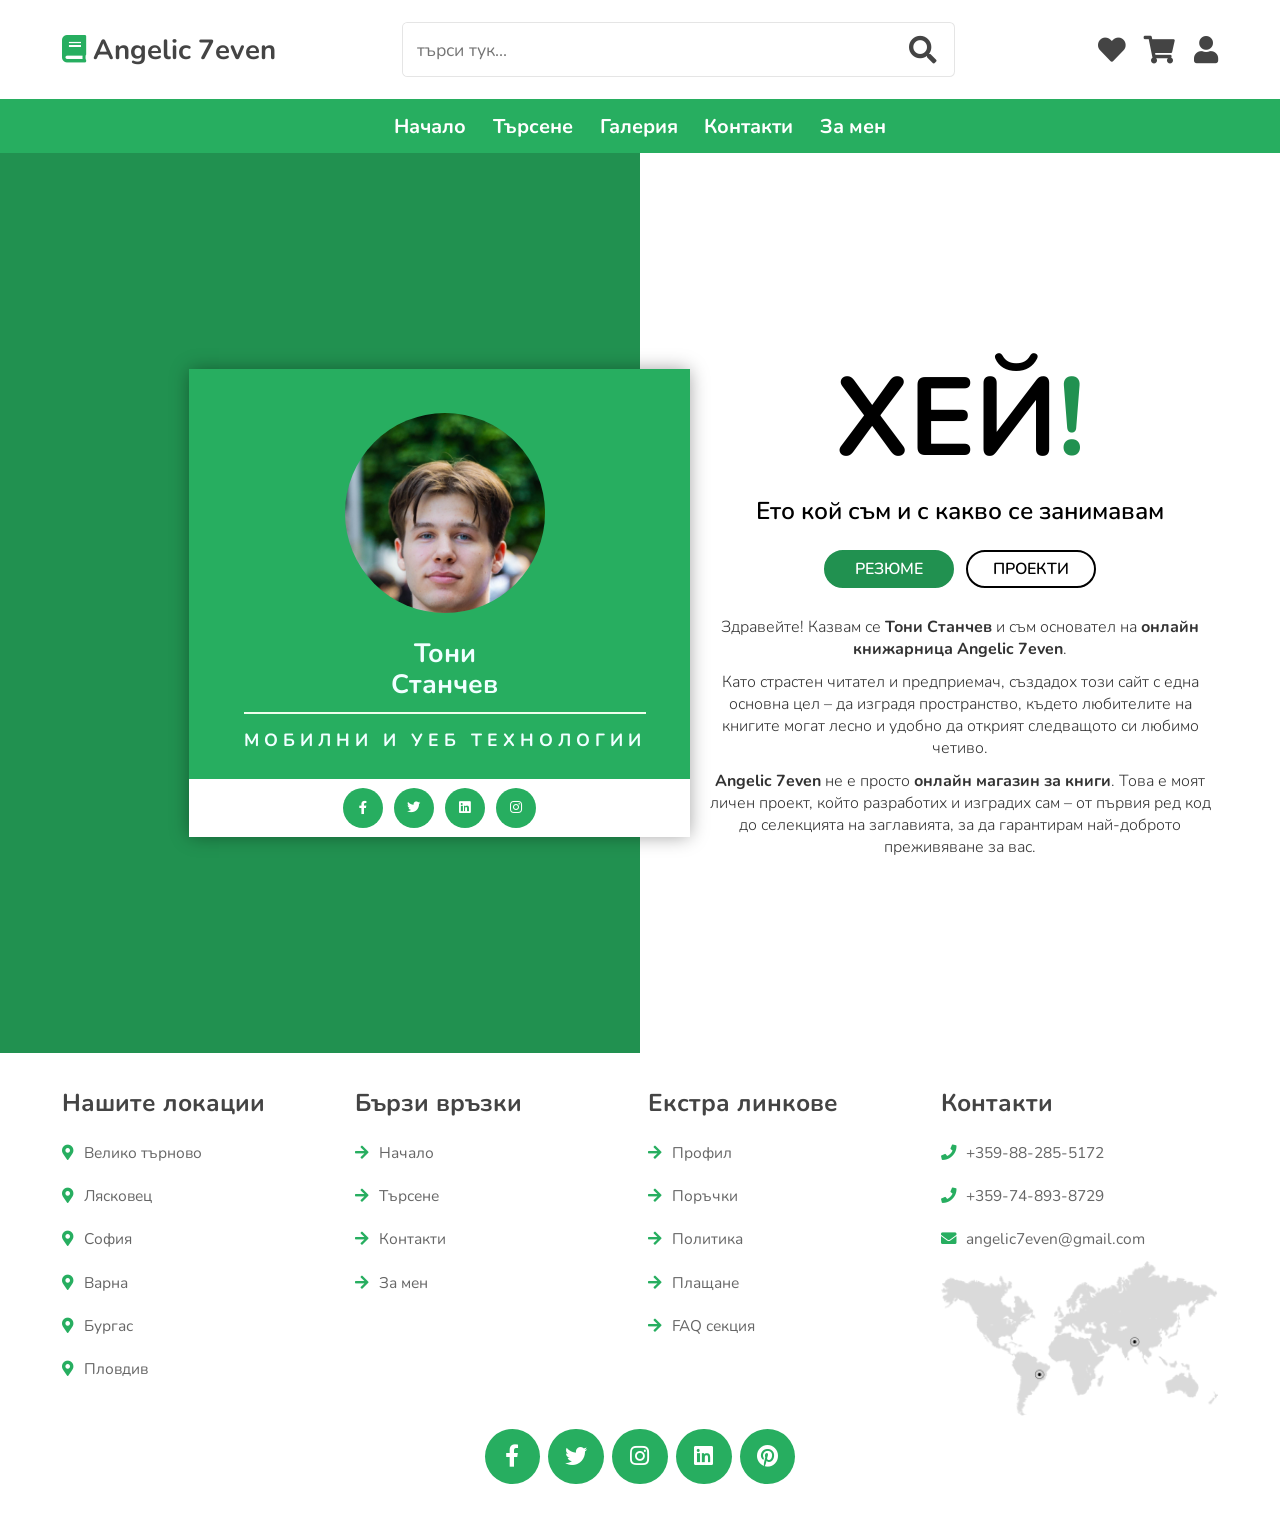
<file: about.html>
<!DOCTYPE html>
<html>
  <head>
    <meta charset="utf-8">
    <meta http-equiv="X-UA-Compatible" content="IE=edge">
    <title>About Page</title>
    <meta name="viewport" content="width=device-width, initial-scale=1">
    <meta name="description" content="Поръчайте онлайн най-новите бестселъри, класическа литература и учебници. Огромно разнообразие от книги на топ цени с бърза доставка за цяла България.">
    <meta name="keywords" content="онлайн книжарница, книги, книги онлайн, учебници, бестселъри, романи, детски книги, евтини книги">
    <link rel="stylesheet" href="./css/style.css">
    <link rel="stylesheet" href="https://cdnjs.cloudflare.com/ajax/libs/font-awesome/5.15.1/css/all.min.css" integrity="sha512-+4zCK9k+qNFUR5X+cKL9EIR+ZOhtIloNl9GIKS57V1MyNsYpYcUrUeQc9vNfzsWfV28IaLL3i96P9sdNyeRssA==" crossorigin="anonymous" />
  </head>
  <body>
    <header class="header">

      <section class="header-1">
  
          <a href="index.html" class="logo"> <i class="fas fa-book"></i> Angelic 7even </a>
  
          <form action="" class="search-form">
              <input type="search" name="" placeholder="търси тук..." id="search-box">
              <label for="search-box" class="fas fa-search"></label>
          </form>
  
          <div class="icons">
              <div id="search-btn" class="fas fa-search"></div>
              <a href="#" class="fas fa-heart"></a>
              <a href="#" class="fas fa-shopping-cart"></a>
              <div id="login-btn" class="fas fa-user"></div>
          </div>
  
      </section>
      
  
      <nav class="navbar">
            <ul>
                <li><a href="index.html">Начало</a></li>
                <li><a href="search.html">Търсене</a></li>
                <li><a href="gallery.html">Галерия</a></li>
                <li><a href="kontakti.html">Контакти</a></li>
                <li><a href="about.html">За мен</a></li>
            </ul>
        </nav>
  
  </header>
    <div class = "about-wrapper">
      <div class = "about-left">
        <div class = "about-left-content">
          <div>
            <div class = "shadow">
              <div class = "about-img">
                <img src = "./image/self2.jpg" alt = "about image">
              </div>
            </div>

            <h2 class="ime">Тони<br>Станчев</h2>
            <h3 style="color: azure;font-weight: bold;">Мобилни и уеб технологии</h3>
          </div>

          <ul class = "iconz">
            <li><i class = "fab fa-facebook-f"></i></li>
            <li><i class = "fab fa-twitter"></i></li>
            <li><i class = "fab fa-linkedin"></i></li>
            <li><i class = "fab fa-instagram"></i></li>
          </ul>
        </div>
      </div>

      <div class = "about-right">
        <h1>Хей<span>!</span></h1>
        <h2>Ето кой съм и с какво се занимавам</h2>
        <div class = "about-btns">
          <button type = "button" class = "bttn btn-pink"><p>резюме</p></button>
          <button type = "button" class = "bttn btn-white"><p>проекти</p></button>
        </div>

        <div class = "about-para">
          <p>
            Здравейте! Казвам се <strong>Тони Станчев</strong> и съм основател на 
            <strong>онлайн книжарница Angelic 7even</strong>.
        </p>
        
        <p>
            Като страстен читател и предприемач, създадох този сайт с една основна цел – 
            да изградя пространство, където любителите на книгите могат лесно и удобно 
            да открият следващото си любимо четиво.
        </p>
        
        <p>
            <strong>Angelic 7even</strong> не е просто <strong>онлайн магазин за книги</strong>. 
            Това е моят личен проект, който разработих и изградих сам – от първия ред код 
            до селекцията на заглавията, за да гарантирам най-доброто преживяване за вас.
        </p>
        </div>
      </div>
    </div>
    <section class="footer">

      <div class="box-container">
  
          <div class="box">
              <h3>Нашите локации</h3>
              <a href="#"> <i class="fas fa-map-marker-alt"></i> Велико търново </a>
              <a href="#"> <i class="fas fa-map-marker-alt"></i> Лясковец </a>
              <a href="#"> <i class="fas fa-map-marker-alt"></i> София </a>
              <a href="#"> <i class="fas fa-map-marker-alt"></i> Варна </a>
              <a href="#"> <i class="fas fa-map-marker-alt"></i> Бургас </a>
              <a href="#"> <i class="fas fa-map-marker-alt"></i> Пловдив </a>
              
          </div>
  
          <div class="box">
              <h3>Бързи връзки</h3>
              <a href="index.html"> <i class="fas fa-arrow-right"></i> Начало </a>
              <a href="search.html"> <i class="fas fa-arrow-right"></i> Търсене </a>
              <a href="kontakti.html"> <i class="fas fa-arrow-right"></i> Контакти </a>
              <a href="about.html"> <i class="fas fa-arrow-right"></i> За мен </a>
          </div>
  
          <div class="box">
              <h3>Екстра линкове</h3>
              <a href="#"> <i class="fas fa-arrow-right"></i> Профил </a>
              <a href="#"> <i class="fas fa-arrow-right"></i> Поръчки </a>
              <a href="#"> <i class="fas fa-arrow-right"></i> Политика </a>
              <a href="#"> <i class="fas fa-arrow-right"></i> Плащане </a>
              <a href="#"> <i class="fas fa-arrow-right"></i> FAQ секция </a>
          </div>
  
          <div class="box">
              <h3>Контакти</h3>
              <a href="#"> <i class="fas fa-phone"></i> +359-88-285-5172 </a>
              <a href="#"> <i class="fas fa-phone"></i> +359-74-893-8729 </a>
              <a href="#"> <i class="fas fa-envelope" style="text-transform:lowercase"></i> angelic7even@gmail.com </a>
              <img src="image/worldmap.png" class="map" alt="">
          </div>
          
      </div>
  
      <div class="share">
          <a href="https://www.facebook.com" target="_blank" class="fab fa-facebook-f"></a>
          <a href="https://www.twitter.com" target="_blank" class="fab fa-twitter"></a>
          <a href="https://www.instagram.com" target="_blank" class="fab fa-instagram"></a>
          <a href="https://www.linkedin.com" target="_blank" class="fab fa-linkedin"></a>
          <a href="https://www.pinterest.com" target="_blank" class="fab fa-pinterest"></a>
      </div>

  
  </section>


  <script src="js/script.js"></script>
  </body>
</html>
</file>
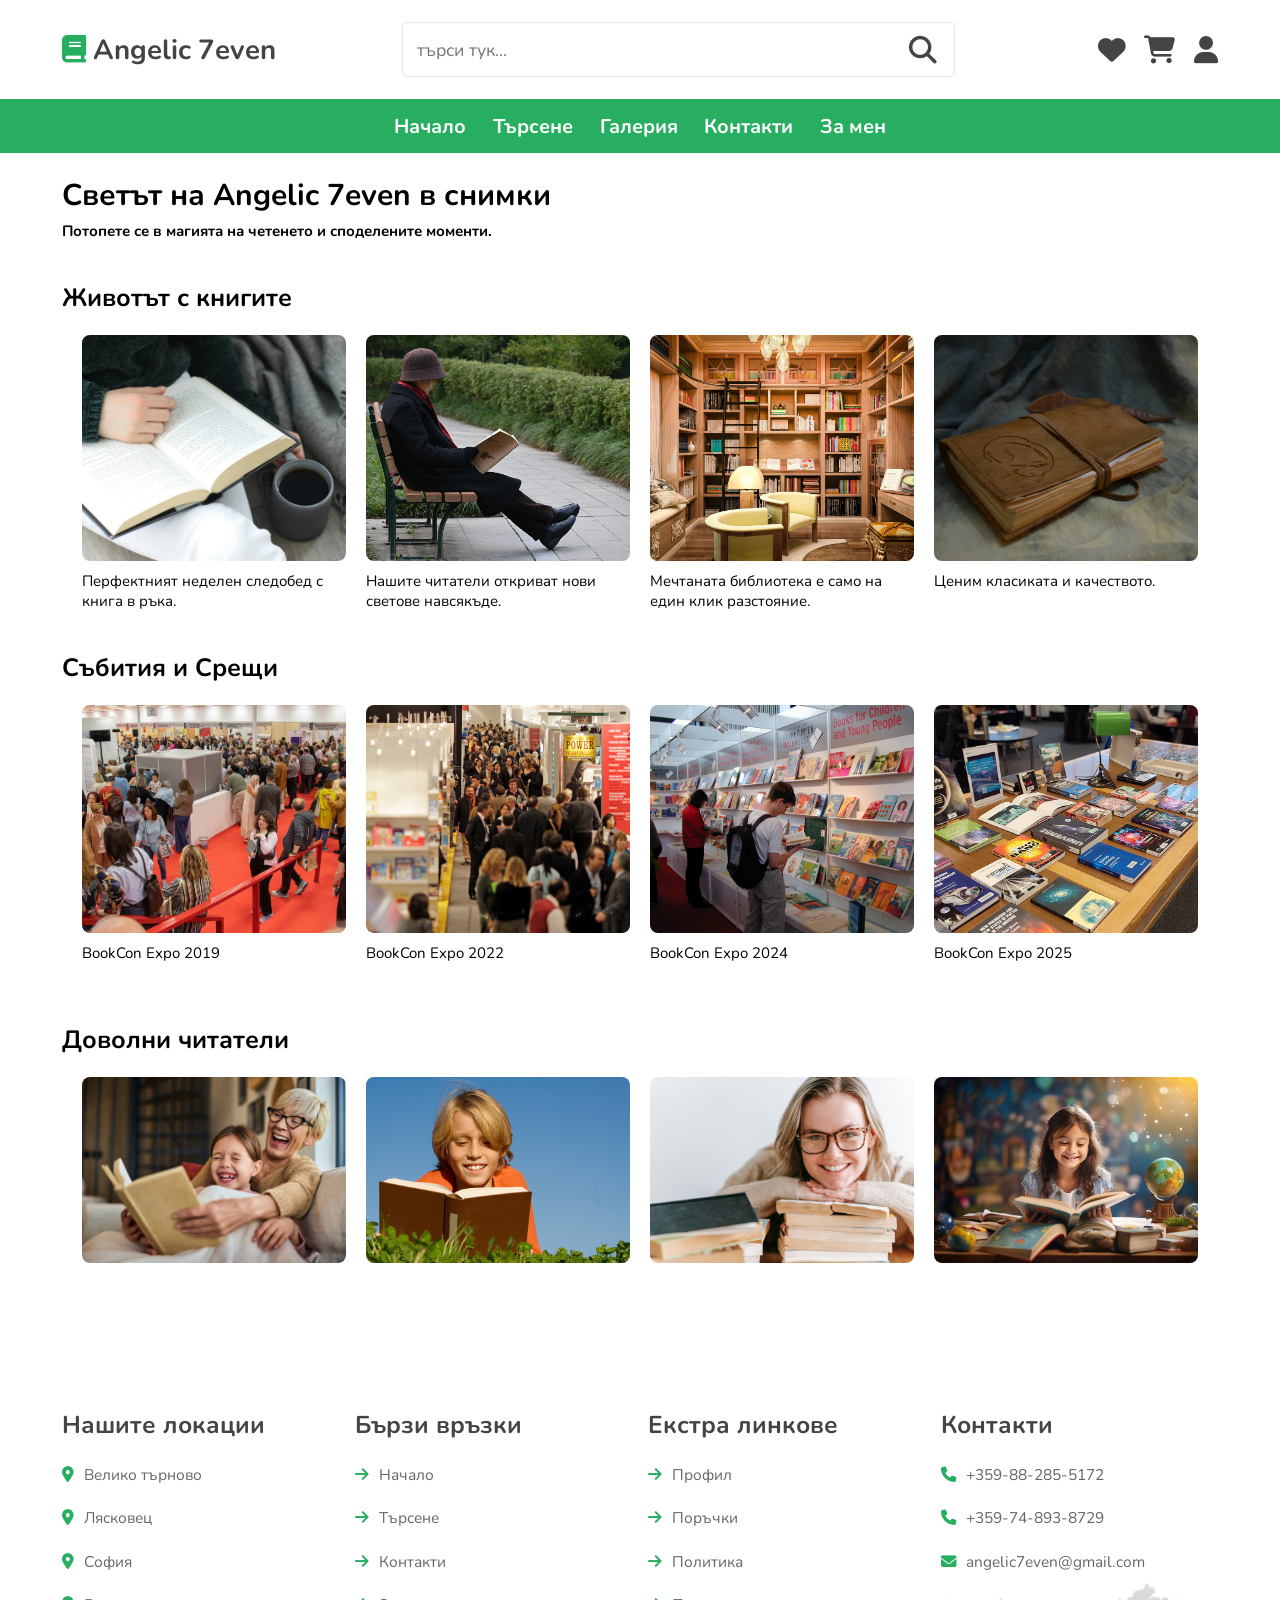
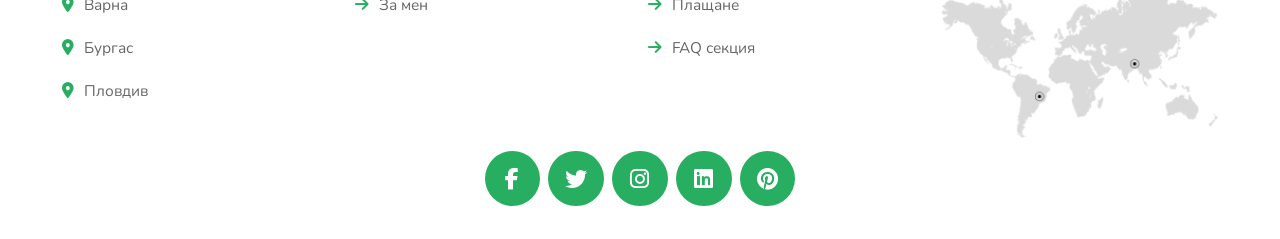
<file: gallery.html>
<!DOCTYPE html>
<html lang="en">
<head>
    <meta charset="UTF-8">
    <meta http-equiv="X-UA-Compatible" content="IE=edge">
    <meta name="viewport" content="width=device-width, initial-scale=1.0">
    <meta name="description" content="Поръчайте онлайн най-новите бестселъри, класическа литература и учебници. Огромно разнообразие от книги на топ цени с бърза доставка за цяла България.">
    <meta name="keywords" content="онлайн книжарница, книги, книги онлайн, учебници, бестселъри, романи, детски книги, евтини книги">
    <title>Angelic 7even</title>
    <link rel="stylesheet" href="./css/style.css">
    <link rel="stylesheet" href="https://cdnjs.cloudflare.com/ajax/libs/font-awesome/5.15.4/css/all.min.css">
    <link rel="stylesheet" href="https://cdnjs.cloudflare.com/ajax/libs/font-awesome/4.7.0/css/font-awesome.min.css">
    <link rel="stylesheet" href="https://cdnjs.cloudflare.com/ajax/libs/font-awesome/6.4.0/css/all.min.css">
</head>
<body>
    <header class="header">

        <section class="header-1">
    
            <a href="index.html" class="logo"> <i class="fas fa-book"></i> Angelic 7even </a>
    
            <form action="" class="search-form">
                <input type="search" name="" placeholder="търси тук..." id="search-box">
                <label for="search-box" class="fas fa-search"></label>
            </form>
    
            <div class="icons">
                <div id="search-btn" class="fas fa-search"></div>
                <a href="#" class="fas fa-heart"></a>
                <a href="#" class="fas fa-shopping-cart"></a>
                <div id="login-btn" class="fas fa-user"></div>
            </div>
    
        </section>
        
    
        <nav class="navbar">
            <ul>
                <li><a href="index.html">Начало</a></li>
                <li><a href="search.html">Търсене</a></li>
                <li><a href="gallery.html">Галерия</a></li>
                <li><a href="kontakti.html">Контакти</a></li>
                <li><a href="about.html">За мен</a></li>
            </ul>
        </nav>
    
    </header>
    
    <main>
    <section class="gallery-section">
        <div class="gal-title">
            <p class="title1">Светът на Angelic 7even в снимки</p>
            <p class="title2">Потопете се в магията на четенето и споделените моменти.</p>
        </div>
        <p class="sub-title">Животът с книгите</h2>

        <div class="gallery-container">
            
            <figure class="gallery-item">
                <img src="./image/glr1.jpg" alt="Отворена книга и чаша ароматино кафе на дървена маса">
                <figcaption>Перфектният неделен следобед с книга в ръка.</figcaption>
            </figure>

            <figure class="gallery-item">
                <img src="./image/glr2.jpg" alt="Момиче чете книга в парка, закупена от Angelic 7even">
                <figcaption>Нашите читатели откриват нови светове навсякъде.</figcaption>
            </figure>

            <figure class="gallery-item">
                <img src="./image/glr3.jpg" alt="Богата домашна библиотека с книги от различни жанрове">
                <figcaption>Мечтаната библиотека е само на един клик разстояние.</figcaption>
            </figure>

            <figure class="gallery-item">
                <img src="./image/glr4.jpg" alt="Стара книга с кожена подвързия и златни букви">
                <figcaption>Ценим класиката и качеството.</figcaption>
            </figure>

        </div>

        <h2 class="sub-title">Събития и Срещи</h2>
        <div class="gallery-container">
            
            <figure class="gallery-item">
                <img src="./image/glr7.jpg" alt="Сбирка за любители на книги">
                <figcaption>BookCon Expo 2019</figcaption>
            </figure>

            <figure class="gallery-item">
                <img src="./image/glr8.jpg_large" alt="Сбирка за любители на книги">
                <figcaption>BookCon Expo 2022</figcaption>
            </figure>

            <figure class="gallery-item">
                <img src="./image/glr9.jpg" alt="Сбирка за любители на книги">
                <figcaption>BookCon Expo 2024</figcaption>
            </figure>

            <figure class="gallery-item">
                <img src="./image/glr10.jpg" alt="Сбирка за любители на книги">
                <figcaption>BookCon Expo 2025</figcaption>
            </figure>

        </div>

        <h2 class="sub-title">Доволни читатели</h2>
        <div class="gallery-container">
            
            <figure class="gallery-item">
                <img src="./image/glr6.jpg" alt="">
            </figure>

            <figure class="gallery-item">
                <img src="./image/glr5.jpg" alt="">
            </figure>

            <figure class="gallery-item">
                <img src="./image/glr11.jpg" alt="">
            </figure>

            <figure class="gallery-item">
                <img src="./image/glr12.jpg" alt="">
            </figure>

        </div>
    </section>
</main>

    <section class="footer">

        <div class="box-container">
    
            <div class="box">
                <h3>Нашите локации</h3>
                <a href="#"> <i class="fas fa-map-marker-alt"></i> Велико търново </a>
                <a href="#"> <i class="fas fa-map-marker-alt"></i> Лясковец </a>
                <a href="#"> <i class="fas fa-map-marker-alt"></i> София </a>
                <a href="#"> <i class="fas fa-map-marker-alt"></i> Варна </a>
                <a href="#"> <i class="fas fa-map-marker-alt"></i> Бургас </a>
                <a href="#"> <i class="fas fa-map-marker-alt"></i> Пловдив </a>
                
            </div>
    
            <div class="box">
                <h3>Бързи връзки</h3>
                <a href="index.html"> <i class="fas fa-arrow-right"></i> Начало </a>
                <a href="search.html"> <i class="fas fa-arrow-right"></i> Търсене </a>
                <a href="kontakti.html"> <i class="fas fa-arrow-right"></i> Контакти </a>
                <a href="about.html"> <i class="fas fa-arrow-right"></i> За мен </a>
            </div>
    
            <div class="box">
                <h3>Екстра линкове</h3>
                <a href="#"> <i class="fas fa-arrow-right"></i> Профил </a>
                <a href="#"> <i class="fas fa-arrow-right"></i> Поръчки </a>
                <a href="#"> <i class="fas fa-arrow-right"></i> Политика </a>
                <a href="#"> <i class="fas fa-arrow-right"></i> Плащане </a>
                <a href="#"> <i class="fas fa-arrow-right"></i> FAQ секция </a>
            </div>
    
            <div class="box">
                <h3>Контакти</h3>
                <a href="#"> <i class="fas fa-phone"></i> +359-88-285-5172 </a>
                <a href="#"> <i class="fas fa-phone"></i> +359-74-893-8729 </a>
                <a href="#"> <i class="fas fa-envelope" style="text-transform:lowercase"></i> angelic7even@gmail.com </a>
                <img src="image/worldmap.png" class="map" alt="">
            </div>
            
        </div>
    
        <div class="share">
            <a href="https://www.facebook.com" target="_blank" class="fab fa-facebook-f"></a>
            <a href="https://www.twitter.com" target="_blank" class="fab fa-twitter"></a>
            <a href="https://www.instagram.com" target="_blank" class="fab fa-instagram"></a>
            <a href="https://www.linkedin.com" target="_blank" class="fab fa-linkedin"></a>
            <a href="https://www.pinterest.com" target="_blank" class="fab fa-pinterest"></a>
        </div>
  
    
    </section>
    <script src="js/script.js"></script>
</body>
</html>
</file>
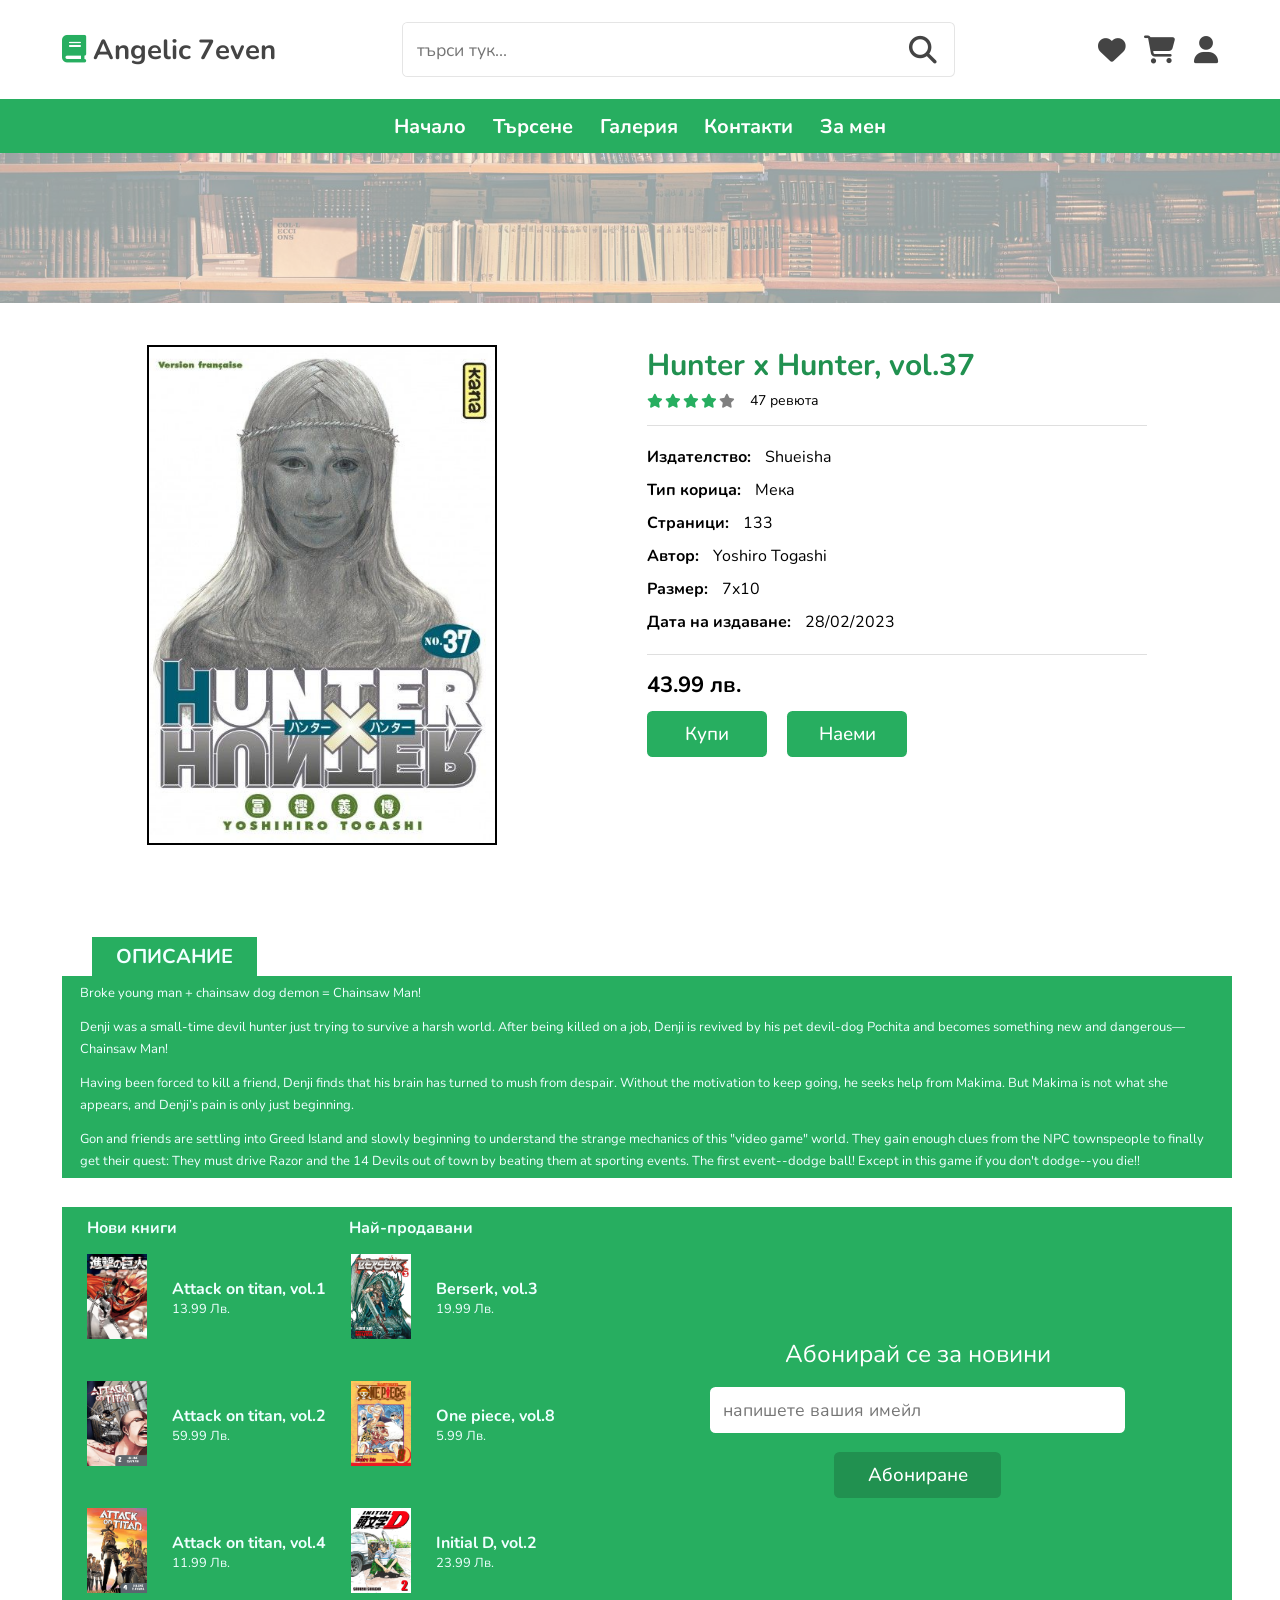
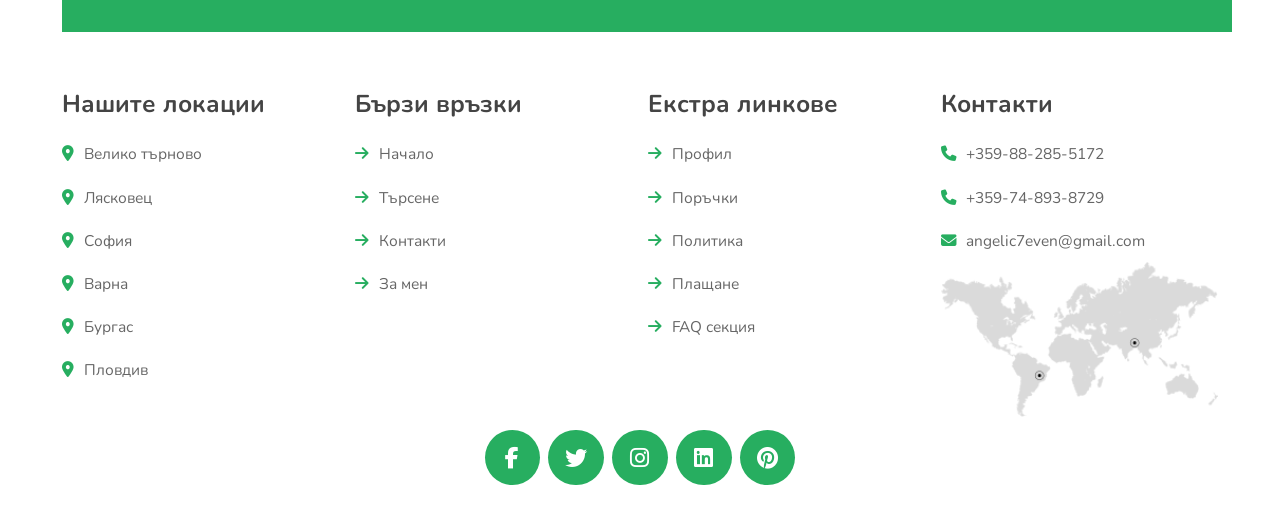
<file: sale.html>
<!DOCTYPE html>
<html lang="en">
<head>
    <meta charset="UTF-8">
    <meta http-equiv="X-UA-Compatible" content="IE=edge">
    <meta name="viewport" content="width=device-width, initial-scale=1.0">
    <meta name="description" content="Поръчайте онлайн най-новите бестселъри, класическа литература и учебници. Огромно разнообразие от книги на топ цени с бърза доставка за цяла България.">
    <meta name="keywords" content="онлайн книжарница, книги, книги онлайн, учебници, бестселъри, романи, детски книги, евтини книги">
    <title>Angelic 7even</title>
    <link rel="stylesheet" href="./css/style.css">
    <link rel="stylesheet" href="https://cdnjs.cloudflare.com/ajax/libs/font-awesome/5.15.4/css/all.min.css">
    <link rel="stylesheet" href="https://cdnjs.cloudflare.com/ajax/libs/font-awesome/4.7.0/css/font-awesome.min.css">
    <link rel="stylesheet" href="https://cdnjs.cloudflare.com/ajax/libs/font-awesome/6.4.0/css/all.min.css">
</head>
<body>
    <header class="header">

        <section class="header-1">
    
            <a href="index.html" class="logo"> <i class="fas fa-book"></i> Angelic 7even </a>
    
            <form action="" class="search-form">
                <input type="search" name="" placeholder="търси тук..." id="search-box">
                <label for="search-box" class="fas fa-search"></label>
            </form>
    
            <div class="icons">
                <div id="search-btn" class="fas fa-search"></div>
                <a href="#" class="fas fa-heart"></a>
                <a href="#" class="fas fa-shopping-cart"></a>
                <div id="login-btn" class="fas fa-user"></div>
            </div>
    
        </section>
        
    
        <nav class="navbar">
            <ul>
                <li><a href="index.html">Начало</a></li>
                <li><a href="search.html">Търсене</a></li>
                <li><a href="gallery.html">Галерия</a></li>
                <li><a href="kontakti.html">Контакти</a></li>
                <li><a href="about.html">За мен</a></li>
            </ul>
        </nav>
    
    </header>
    
    <div class="banner">
        <img src="./image/final.jpg" alt="">
    </div>

    <section class="sale">
        <div class="block">
            <div class="block-left">
                <img src="./image/hxhvol37.jpg" alt="">
            </div>
            <div class="block-right">
                <p class="product-title">
                    Hunter x Hunter, vol.37
                </p>
                <div class="rating">
                    <div class="starss">
                        <i class="fa-solid fa-star"></i>
                        <i class="fa-solid fa-star"></i>
                        <i class="fa-solid fa-star"></i>
                        <i class="fa-solid fa-star"></i>
                        <i class="fa-solid fa-star" style="color:gray;"></i>
                    </div>
                        <p class="reviewz">47 ревюта</p>     
                </div>
                <ul>
                    <li><span class="bold">Издателство:</span> Shueisha</li>
                    <li><span class="bold">Тип корица:</span> Мека</li>
                    <li><span class="bold">Страници:</span> 133</li>
                    <li><span class="bold">Автор:</span> Yoshiro Togashi</li>
                    <li><span class="bold">Размер:</span> 7x10</li>
                    <li><span class="bold">Дата на издаване:</span> 28/02/2023</li>
                </ul>
                <h4 class="cenichka">43.99 лв.</h4>
                <div class="pricee">
                <a href="#" class="btnn">Купи</a>
                <a href="#" class="btnn">Наеми</a>
                </div>
            </div>
            </div>
            <div class="description">
                <div class="upper">
                    <p>описание</p>
                </div>
                <div class="lower">
                    <p>Broke young man + chainsaw dog demon = Chainsaw Man!
                    </p>
                    <p>Denji was a small-time devil hunter just trying to survive a harsh world. After being killed on a job, Denji is revived by his pet devil-dog Pochita and becomes something new and dangerous—Chainsaw Man!</p>
                    <p>Having been forced to kill a friend, Denji finds that his brain has turned to mush from despair. Without the motivation to keep going, he seeks help from Makima. But Makima is not what she appears, and Denji’s pain is only just beginning.</p>
                    <p>Gon and friends are settling into Greed Island and slowly beginning to understand the strange mechanics of this "video game" world. They gain enough clues from the NPC townspeople to finally get their quest: They must drive Razor and the 14 Devils out of town by beating them at sporting events. The first event--dodge ball! Except in this game if you don't dodge--you die!!</p>
                </div>
            </div>
            <div class="lower-sale">
                <div class="sale-left">
                <p class="shit">
                    Нови книги
                </p>
                <p class="shit">
                    Най-продавани
                </p>
                <div class="big-row">
                    <div class="row">
                        <div class="left">
                            <a href="sale.html"><img src="./image/aot.webp" alt="volume" class="small-image"></a>
                        </div>
                        <div class="right">
                            <ul>
                                <li><a href="">Attack on titan, vol.1</a></li>
                                <li>13.99 Лв.</li>
                            </ul>
                        </div>
                    </div>
                    <div class="row">
                        <div class="left">
                            <a href="sale.html"><img src="./image/berserkvol3.jpg" alt="volume" class="small-image"></a>
                        </div>
                        <div class="right">
                            <ul>
                                <li><a href="">Berserk, vol.3</a></li>
                                <li>19.99 Лв.</li>
                            </ul>
                        </div>
                    </div> 
                </div>
                <div class="big-row">
                    <div class="row">
                        <div class="left">
                            <a href="sale.html"><img src="./image/aot2.jpg" alt="volume" class="small-image"></a>
                        </div>
                        <div class="right">
                            <ul>
                                <li><a href="">Attack on titan, vol.2</a></li>
                                <li>59.99 Лв.</li>
                            </ul>
                        </div>
                    </div>
                    <div class="row">
                        <div class="left">
                            <a href="sale.html"><img src="./image/onepiecevol8.jpg" alt="volume" class="small-image"></a>
                        </div>
                        <div class="right">
                            <ul>
                                <li><a href="">One piece, vol.8</a></li>
                                <li>5.99 Лв.</li>
                            </ul>
                        </div>
                    </div> 
                </div>
                <div class="big-row">
                    <div class="row">
                        <div class="left">
                            <a href="sale.html"><img src="./image/aot4.jpg" alt="volume" class="small-image"></a>
                        </div>
                        <div class="right">
                            <ul>
                                <li><a href="">Attack on titan, vol.4</a></li>
                                <li>11.99 Лв.</li>
                            </ul>
                        </div>
                    </div>
                    <div class="row">
                        <div class="left">
                           <a href="sale.html"> <img src="./image/initiald.webp" alt="volume" class="small-image"></a>
                        </div>
                        <div class="right">
                            <ul>
                                <li><a href="">Initial D, vol.2</a></li>
                                <li>23.99 Лв.</li>
                            </ul>
                        </div>
                    </div> 
                </div>
            </div>
                <div class="sell-right">
                <form action="">
                    <h3>Абонирай се за новини</h3>
                    <input type="email" name="" placeholder="напишете вашия имейл" id="" class="box">
                    <input type="submit" value="Абониране" class="btn">
                </form>
            </div>
            </div>
    </section>

    <section class="footer">

        <div class="box-container">
    
            <div class="box">
                <h3>Нашите локации</h3>
                <a href="#"> <i class="fas fa-map-marker-alt"></i> Велико търново </a>
                <a href="#"> <i class="fas fa-map-marker-alt"></i> Лясковец </a>
                <a href="#"> <i class="fas fa-map-marker-alt"></i> София </a>
                <a href="#"> <i class="fas fa-map-marker-alt"></i> Варна </a>
                <a href="#"> <i class="fas fa-map-marker-alt"></i> Бургас </a>
                <a href="#"> <i class="fas fa-map-marker-alt"></i> Пловдив </a>
                
            </div>
    
            <div class="box">
                <h3>Бързи връзки</h3>
                <a href="index.html"> <i class="fas fa-arrow-right"></i> Начало </a>
                <a href="search.html"> <i class="fas fa-arrow-right"></i> Търсене </a>
                <a href="kontakti.html"> <i class="fas fa-arrow-right"></i> Контакти </a>
                <a href="about.html"> <i class="fas fa-arrow-right"></i> За мен </a>
            </div>
    
            <div class="box">
                <h3>Екстра линкове</h3>
                <a href="#"> <i class="fas fa-arrow-right"></i> Профил </a>
                <a href="#"> <i class="fas fa-arrow-right"></i> Поръчки </a>
                <a href="#"> <i class="fas fa-arrow-right"></i> Политика </a>
                <a href="#"> <i class="fas fa-arrow-right"></i> Плащане </a>
                <a href="#"> <i class="fas fa-arrow-right"></i> FAQ секция </a>
            </div>
    
            <div class="box">
                <h3>Контакти</h3>
                <a href="#"> <i class="fas fa-phone"></i> +359-88-285-5172 </a>
                <a href="#"> <i class="fas fa-phone"></i> +359-74-893-8729 </a>
                <a href="#"> <i class="fas fa-envelope" style="text-transform:lowercase"></i> angelic7even@gmail.com </a>
                <img src="image/worldmap.png" class="map" alt="">
            </div>
            
        </div>
    
        <div class="share">
            <a href="https://www.facebook.com" target="_blank" class="fab fa-facebook-f"></a>
            <a href="https://www.twitter.com" target="_blank" class="fab fa-twitter"></a>
            <a href="https://www.instagram.com" target="_blank" class="fab fa-instagram"></a>
            <a href="https://www.linkedin.com" target="_blank" class="fab fa-linkedin"></a>
            <a href="https://www.pinterest.com" target="_blank" class="fab fa-pinterest"></a>
        </div>
  
    
    </section>
    <script src="js/script.js"></script>
</body>
</html>
</file>
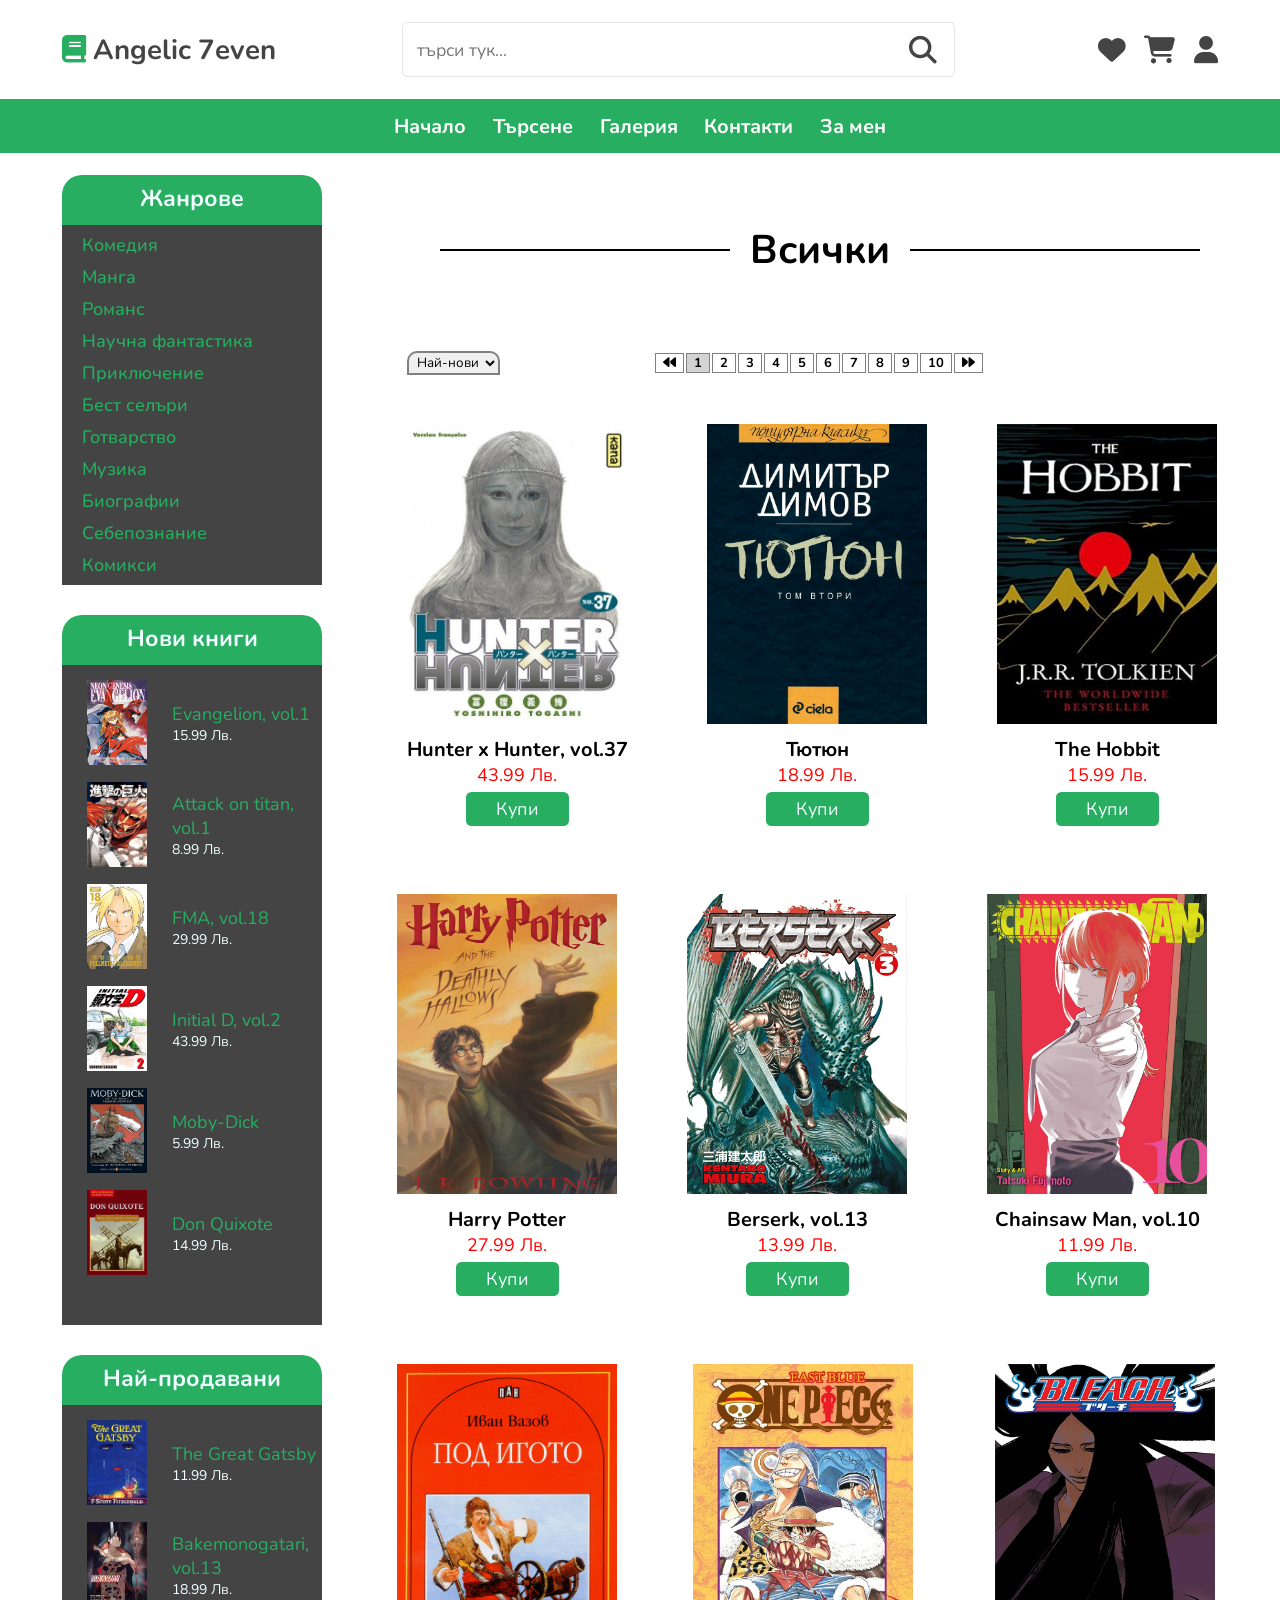
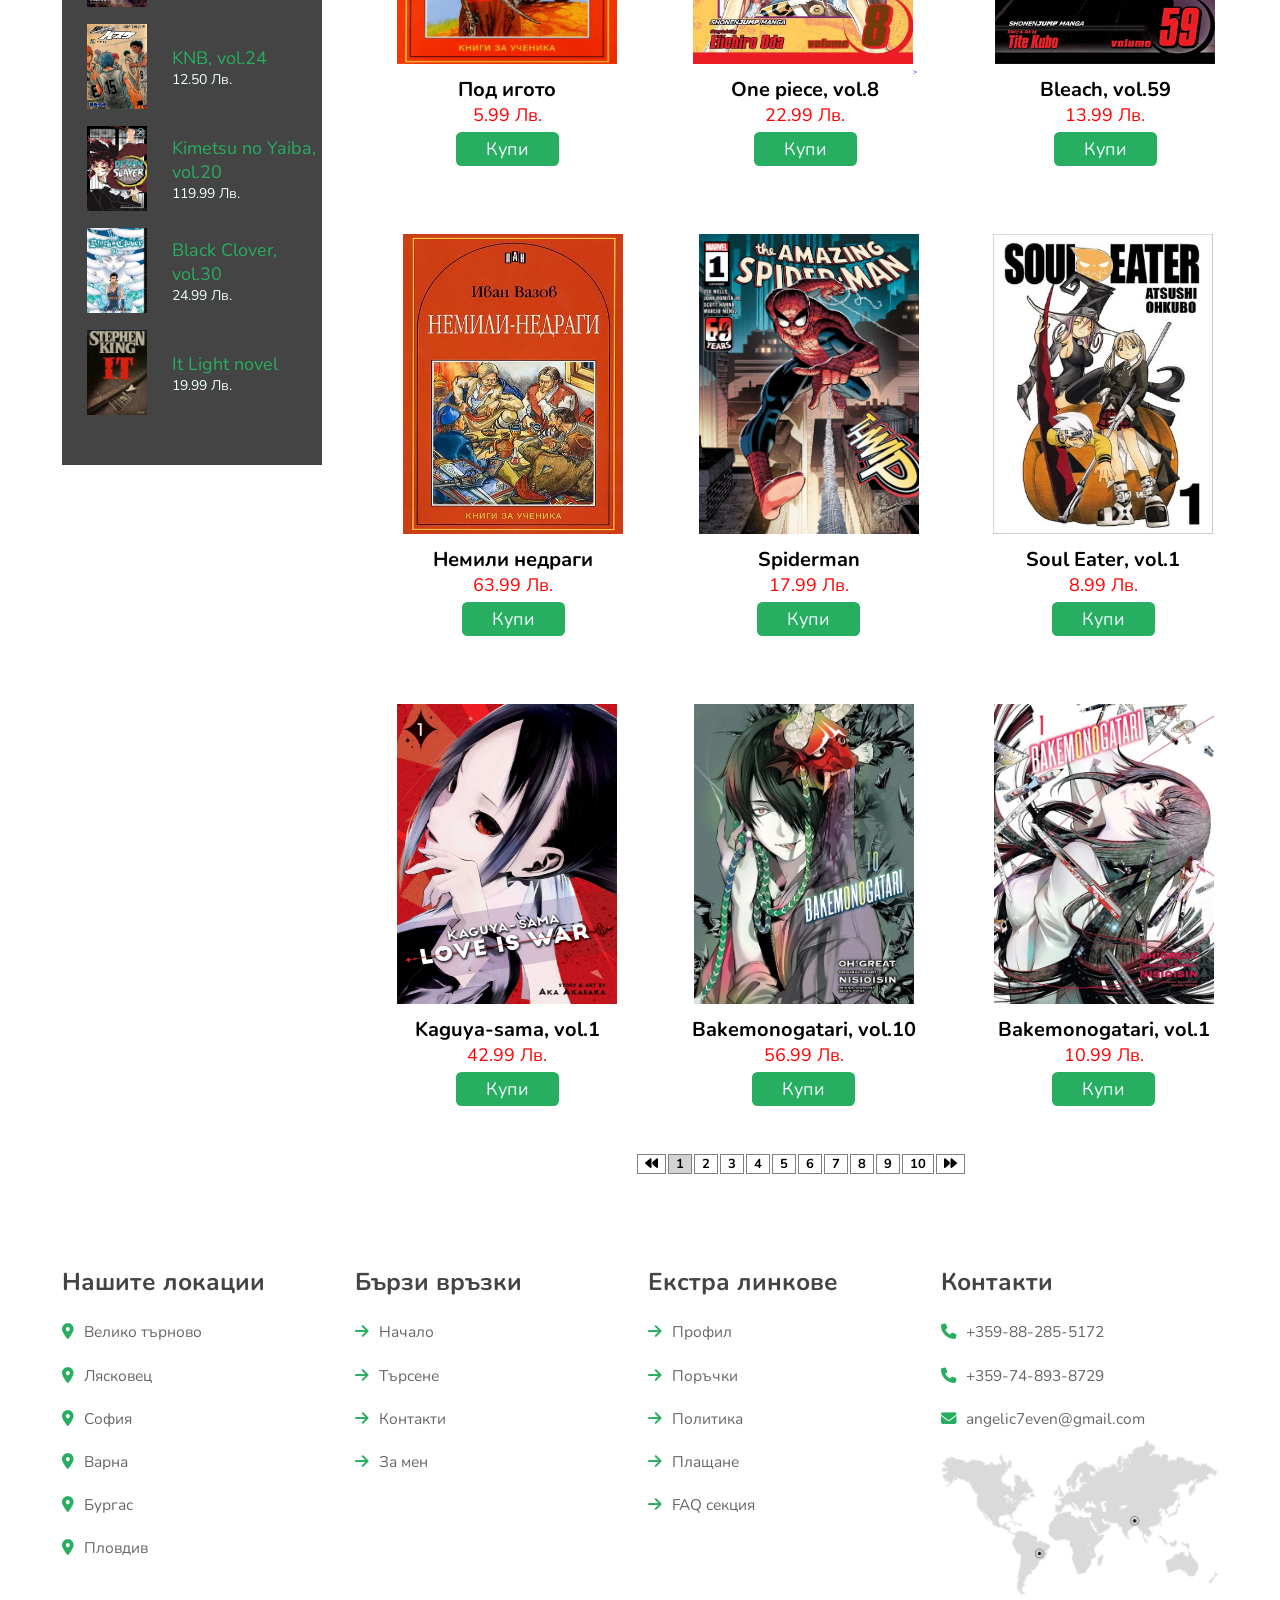
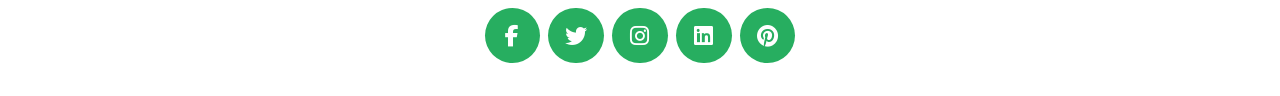
<file: search.html>
<!DOCTYPE html>
<html lang="en">
<head>
    <meta charset="UTF-8">
    <meta http-equiv="X-UA-Compatible" content="IE=edge">
    <meta name="viewport" content="width=device-width, initial-scale=1.0">
    <meta name="description" content="Поръчайте онлайн най-новите бестселъри, класическа литература и учебници. Огромно разнообразие от книги на топ цени с бърза доставка за цяла България.">
    <meta name="keywords" content="онлайн книжарница, книги, книги онлайн, учебници, бестселъри, романи, детски книги, евтини книги">
    <title>Angelic 7even</title>
    <link rel="stylesheet" href="./css/style.css">
    <link rel="stylesheet" href="https://cdnjs.cloudflare.com/ajax/libs/font-awesome/5.15.4/css/all.min.css">
    <link rel="stylesheet" href="https://cdnjs.cloudflare.com/ajax/libs/font-awesome/4.7.0/css/font-awesome.min.css">
    <link rel="stylesheet" href="https://cdnjs.cloudflare.com/ajax/libs/font-awesome/6.4.0/css/all.min.css">
</head>
<body>
    <header class="header">

        <section class="header-1">
    
            <a href="index.html" class="logo"> <i class="fas fa-book"></i> Angelic 7even </a>
    
            <form action="" class="search-form">
                <input type="search" name="" placeholder="търси тук..." id="search-box">
                <label for="search-box" class="fas fa-search"></label>
            </form>
    
            <div class="icons">
                <div id="search-btn" class="fas fa-search"></div>
                <a href="#" class="fas fa-heart"></a>
                <a href="#" class="fas fa-shopping-cart"></a>
                <div id="login-btn" class="fas fa-user"></div>
            </div>
    
        </section>
        
    
        <nav class="navbar">
            <ul>
                <li><a href="index.html">Начало</a></li>
                <li><a href="search.html">Търсене</a></li>
                <li><a href="gallery.html">Галерия</a></li>
                <li><a href="kontakti.html">Контакти</a></li>
                <li><a href="about.html">За мен</a></li>
            </ul>
        </nav>
    
    </header>

    <section class="search">
        <div class="whole">

        <div class="big-left">

    <div class="top-genre">
        <p class="main">Жанрове</p>
    </div>
    <div class="bot-genre">
        <ul>
            <li><a href="#">Комедия</a></li>
            <li><a href="#">Манга</a></li>
            <li><a href="#">Романс</a></li>
            <li><a href="#">Научна фантастика</a></li>
            <li><a href="#">Приключение</a></li>
            <li><a href="#">Бест селъри</a></li>
            <li><a href="#">Готварство</a></li>
            <li><a href="#">Музика</a></li>
            <li><a href="#">Биографии</a></li>
            <li><a href="#">Себепознание</a></li>
            <li><a href="#">Комикси</a></li>
        </ul>
        </div>

        <div class="top-new">
            <p class="main">Нови книги</p>
        </div>

        <div class="bot-new">
            <div class="row">
                <div class="left">
                    <a href="sale.html"><img src="./image/eva.jpg" alt="volume" class="small-image"></a>
                </div>
                <div class="right">
                    <ul>
                        <li><a href="sale.html">Evangelion, vol.1</a></li>
                        <li class="price-tag">15.99 Лв.</li>
                    </ul>
                </div>
            </div>
            <div class="row">
                <div class="left">
                    <a href="sale.html"><img src="./image/aot.webp" alt="volume" class="small-image"></a>
                </div>
                <div class="right">
                    <ul>
                        <li><a href="">Attack on titan, vol.1</a></li>
                        <li class="price-tag">8.99 Лв.</li>
                    </ul>
                </div>
            </div>
            <div class="row">
                <div class="left">
                    <a href="sale.html"><img src="./image/fma.jpg" alt="volume" class="small-image"></a>
                </div>
                <div class="right">
                    <ul>
                        <li><a href="">FMA, vol.18</a></li>
                        <li class="price-tag">29.99 Лв.</li>
                    </ul>
                </div>
            </div>
            <div class="row">
                <div class="left">
                    <a href="sale.html"><img src="./image/initiald.webp" alt="volume" class="small-image"></a>
                </div>
                <div class="right">
                    <ul>
                        <li><a href="">Initial D, vol.2</a></li>
                        <li class="price-tag">43.99 Лв.</li>
                    </ul>
                </div>
            </div>
            <div class="row">
                <div class="left">
                    <a href="sale.html"><img src="./image/moby.jpg" alt="volume" class="small-image"></a>
                </div>
                <div class="right">
                    <ul>
                        <li><a href="">Moby-Dick</a></li>
                        <li class="price-tag">5.99 Лв.</li>
                    </ul>
                </div>
            </div>
            <div class="row">
                <div class="left">
                    <a href="sale.html"><img src="./image/don2.jpg" alt="volume" class="small-image"></a>
                </div>
                <div class="right">
                    <ul>
                        <li><a href="">Don Quixote</a></li>
                        <li class="price-tag">14.99 Лв.</li>
                    </ul>
                </div>
            </div>            
        </div>
        <div class="top-new">
            <p class="main">Най-продавани</p>
        </div>
        <div class="bot-new">
            <div class="row">
                <div class="left">
                    <a href="sale.html"><img src="./image/great.webp" alt="volume" class="small-image"></a>
                </div>
                <div class="right">
                    <ul>
                        <li><a href="">The Great Gatsby</a></li>
                        <li class="price-tag">11.99 Лв.</li>
                    </ul>
                </div>
            </div>
            <div class="row">
                <div class="left">
                    <a href="sale.html"><img src="./image/bakemonogatari13.jpg" alt="volume" class="small-image"></a>
                </div>
                <div class="right">
                    <ul>
                        <li><a href="">Bakemonogatari, vol.13</a></li>
                        <li class="price-tag">18.99 Лв.</li>
                    </ul>
                </div>
            </div>
            <div class="row">
                <div class="left">
                    <a href="sale.html"><img src="./image/knb24.webp" alt="volume" class="small-image"></a>
                </div>
                <div class="right">
                    <ul>
                        <li><a href="">KNB, vol.24</a></li>
                        <li class="price-tag">12.50 Лв.</li>
                    </ul>
                </div>
            </div>
            <div class="row">
                <div class="left">
                    <a href="sale.html"><img src="./image/kny20.png" alt="volume" class="small-image"></a>
                </div>
                <div class="right">
                    <ul>
                        <li><a href="">Kimetsu no Yaiba, vol.20</a></li>
                        <li class="price-tag">119.99 Лв.</li>
                    </ul>
                </div>
            </div>
            <div class="row">
                <div class="left">
                    <a href="sale.html"><img src="./image/blackclover30.jpg" alt="volume" class="small-image"></a>
                </div>
                <div class="right">
                    <ul>
                        <li><a href="">Black Clover, vol.30</a></li>
                        <li class="price-tag">24.99 Лв.</li>
                    </ul>
                </div>
            </div>
            <div class="row">
                <div class="left">
                    <a href="sale.html"><img src="./image/it.jpg" alt="volume" class="small-image"></a>
                </div>
                <div class="right">
                    <ul>
                        <li><a href="">It Light novel</a></li>
                        <li class="price-tag">19.99 Лв.</li>
                    </ul>
                </div>
            </div>            
        </div>
    </div>
    <div class="big-right">
        <div class="title-genre">
            <div class="line">

            </div>
            <div class="main-genre">
                <p>Всички</p>
            </div>
            <div class="line">

            </div>
        </div>
        <div class="filter">
            <form action="#">
            <select name="#" id="filter-ch">
                <option>Най-нови</option>
                <option>Цена възх.</option>
                <option>Цена низх.</option>
                <option>По име</option>
              </select>
            </form>

            <div class="page">
                <a href=""><i class="fa-solid fa-backward"></i></a>
                <a href="" class="current">1</a>
                <a href="search2.html">2</a>
                <a href="">3</a>
                <a href="">4</a>
                <a href="">5</a>
                <a href="">6</a>
                <a href="">7</a>
                <a href="">8</a>
                <a href="">9</a>
                <a href="">10</a>
                <a href="search2.html"><i class="fa-solid fa-forward"></i></a>
            </div>
        </div>
        <div class="red">
            <div class="card">
                <a href="sale.html"><img src="./image/hxhvol37.jpg" alt="bleach"></a>
                <a href="sale.html" class="zaglavie">Hunter x Hunter, vol.37</a>
                <p class="cena">43.99 Лв.</p>
                <a href="sale.html" class="buton">Купи</a>
            </div>
            <div class="card">
                <a href="sale.html"><img src="./image/tyutyun.jpg" alt="bleach">
   </a>             <a href="sale.html" class="zaglavie">Тютюн</a>
                <p class="cena">18.99 Лв.</p>
                <a href="sale.html" class="buton">Купи</a>
            </div>
            <div class="card">
                <a href="sale.html"><img src="./image/hobbit.jpg" alt="bleach">
    </a>            <a href="sale.html" class="zaglavie">The Hobbit</a>
                <p class="cena">15.99 Лв.</p>
                <a href="sale.html" class="buton">Купи</a>
            </div>
        </div>
        <div class="red">
            <div class="card">
                <a href="sale.html"><img src="./image/harrypotter.jpg" alt="bleach"></a>
                <a href="sale.html" class="zaglavie">Harry Potter</a>
                <p class="cena">27.99 Лв.</p>
                <a href="sale.html" class="buton">Купи</a>
            </div>
            <div class="card">
                <a href="sale.html"><img src="./image/berserkvol3.jpg" alt="bleach"></a>
                <a href="sale.html" class="zaglavie">Berserk, vol.13</a>
                <p class="cena">13.99 Лв.</p>
                <a href="sale.html" class="buton">Купи</a>
            </div>
            <div class="card">
                <a href="sale.html"><img src="./image/volume2.jpg" alt="bleach">
   </a>             <a href="sale.html" class="zaglavie">Chainsaw Man, vol.10</a>
                <p class="cena">11.99 Лв.</p>
                <a href="sale.html" class="buton">Купи</a>
            </div>
        </div>
        <div class="red">
            <div class="card">
                <a href="sale.html"><img src="./image/podigoto.jpg" alt="bleach">
  </a>              <a href="sale.html" class="zaglavie">Под игото</a>
                <p class="cena">5.99 Лв.</p>
                <a href="sale.html" class="buton">Купи</a>
            </div>
            <div class="card">
                <a href="sale.html"><img src="./image/onepiecevol8.jpg" alt="bleach"</a>>
                <a href="sale.html" class="zaglavie">One piece, vol.8</a>
                <p class="cena">22.99 Лв.</p>
                <a href="sale.html" class="buton">Купи</a>
            </div>
            <div class="card">
                <a href="sale.html"><img src="./image/bleachvol59.jpg" alt="bleach"></a>
                <a href="sale.html" class="zaglavie">Bleach, vol.59</a>
                <p class="cena">13.99 Лв.</p>
                <a href="sale.html" class="buton">Купи</a>
            </div>
        </div>
        <div class="red">
            <div class="card">
                <a href="sale.html"><img src="./image/nemili.webp" alt="bleach">
   </a>             <a href="sale.html" class="zaglavie">Немили недраги</a>
                <p class="cena">63.99 Лв.</p>
                <a href="sale.html" class="buton">Купи</a>
            </div>
            <div class="card">
                <a href="sale.html"><img src="./image/spiderman.jpg" alt="bleach">
 </a>               <a href="sale.html" class="zaglavie">Spiderman</a>
                <p class="cena">17.99 Лв.</p>
                <a href="sale.html" class="buton">Купи</a>
            </div>
            <div class="card">
                <a href="sale.html"><img src="./image/souleater.webp" alt="bleach">
</a>                <a href="sale.html" class="zaglavie">Soul Eater, vol.1</a>
                <p class="cena">8.99 Лв.</p>
                <a href="sale.html" class="buton">Купи</a>
            </div>
        </div>
        <div class="red">
            <div class="card">
                <a href="sale.html"><img src="./image/kaguya.jpg" alt="bleach">
    </a>            <a href="sale.html" class="zaglavie">Kaguya-sama, vol.1</a>
                <p class="cena">42.99 Лв.</p>
                <a href="sale.html" class="buton">Купи</a>
            </div>
            <div class="card">
                <a href="sale.html"><img src="./image/bakemonogatari.webp" alt="blea</a>ch">
                <a href="sale.html" class="zaglavie">Bakemonogatari, vol.10</a>
                <p class="cena">56.99 Лв.</p>
                <a href="sale.html" class="buton">Купи</a>
            </div>
            <div class="card">
                <a href="sale.html"><img src="./image/bakemonogatari1.jpg" alt="blea</a>ch">
                <a href="sale.html" class="zaglavie">Bakemonogatari, vol.1</a>
                <p class="cena">10.99 Лв.</p>
                <a href="sale.html" class="buton">Купи</a>
            </div>
        </div>
        <div class="filter-two">
            <div class="page">
                <a href=""><i class="fa-solid fa-backward"></i></a>
                <a href="" class="current">1</a>
                <a href="">2</a>
                <a href="">3</a>
                <a href="">4</a>
                <a href="">5</a>
                <a href="">6</a>
                <a href="">7</a>
                <a href="">8</a>
                <a href="">9</a>
                <a href="">10</a>
                <a href=""><i class="fa-solid fa-forward"></i></a>
            </div>
        </div>
    </div>
</div>
</section>
<section class="footer">

    <div class="box-container">

        <div class="box">
            <h3>Нашите локации</h3>
            <a href="#"> <i class="fas fa-map-marker-alt"></i> Велико търново </a>
            <a href="#"> <i class="fas fa-map-marker-alt"></i> Лясковец </a>
            <a href="#"> <i class="fas fa-map-marker-alt"></i> София </a>
            <a href="#"> <i class="fas fa-map-marker-alt"></i> Варна </a>
            <a href="#"> <i class="fas fa-map-marker-alt"></i> Бургас </a>
            <a href="#"> <i class="fas fa-map-marker-alt"></i> Пловдив </a>
            
        </div>

        <div class="box">
            <h3>Бързи връзки</h3>
            <a href="index.html"> <i class="fas fa-arrow-right"></i> Начало </a>
            <a href="search.html"> <i class="fas fa-arrow-right"></i> Търсене </a>
            <a href="kontakti.html"> <i class="fas fa-arrow-right"></i> Контакти </a>
            <a href="about.html"> <i class="fas fa-arrow-right"></i> За мен </a>
        </div>

        <div class="box">
            <h3>Екстра линкове</h3>
            <a href="#"> <i class="fas fa-arrow-right"></i> Профил </a>
            <a href="#"> <i class="fas fa-arrow-right"></i> Поръчки </a>
            <a href="#"> <i class="fas fa-arrow-right"></i> Политика </a>
            <a href="#"> <i class="fas fa-arrow-right"></i> Плащане </a>
            <a href="#"> <i class="fas fa-arrow-right"></i> FAQ секция </a>
        </div>

        <div class="box">
            <h3>Контакти</h3>
            <a href="#"> <i class="fas fa-phone"></i> +359-88-285-5172 </a>
            <a href="#"> <i class="fas fa-phone"></i> +359-74-893-8729 </a>
            <a href="#"> <i class="fas fa-envelope" style="text-transform:lowercase"></i> angelic7even@gmail.com </a>
            <img src="image/worldmap.png" class="map" alt="">
        </div>
        
    </div>

    <div class="share">
        <a href="https://www.facebook.com" target="_blank" class="fab fa-facebook-f"></a>
        <a href="https://www.twitter.com" target="_blank" class="fab fa-twitter"></a>
        <a href="https://www.instagram.com" target="_blank" class="fab fa-instagram"></a>
        <a href="https://www.linkedin.com" target="_blank" class="fab fa-linkedin"></a>
        <a href="https://www.pinterest.com" target="_blank" class="fab fa-pinterest"></a>
    </div>


</section>

</section>
    <script src="js/script.js"></script>
</body>
</html>
</file>
<file: css/style.css>
@import url('https://fonts.googleapis.com/css2?family=Poppins:wght@100;300;400;500;600&display=swap');
@import url('https://fonts.googleapis.com/css2?family=Poppins:wght@200;300;400;500;600;700;800&display=swap');
@import url('https://fonts.googleapis.com/css2?family=Nunito:ital,wght@0,200;0,300;0,400;0,500;0,600;0,700;0,800;0,900;0,1000;1,200;1,300;1,400;1,500;1,600;1,700;1,800;1,900;1,1000&display=swap');

:root{
    --green:#27ae60;
    --dark-color:#219150;
    --black:#444;
    --light-color:#666;
    --border:.1rem solid rgba(0,0,0,.1);
    --border-hover:.1rem solid var(--black);
    --box-shadow:0 .5rem 1rem rgba(0,0,0,.1);
}

*{
    font-family: 'Nunito', sans-serif;
    margin:0; padding:0;
    box-sizing: border-box;
    outline: none; border:none;
    text-decoration: none;
    transition:all .2s linear;
    transition:width none;
}

.dif-font {
    font-family: 'Poppins', sans-serif;
}


html{
    font-size: 69.1%;
    overflow-x: hidden;
    scroll-padding-top: 5rem;
    scroll-behavior: smooth;
}



html::-webkit-scrollbar{
    width:1rem;
}

html::-webkit-scrollbar-track{
    background:transparent;
}

html::-webkit-scrollbar-thumb{
    background:var(--black);
}

section{
    padding: 2rem;
    max-width: 1200px;
    margin: 0 auto;
    font-size: 62.5%;
}

.heading{
    text-align: center;
    margin-bottom: 2rem;
    position: relative;
}

.heading::before{
    content: '';
    position: absolute;
    top:50%; left:0;
    transform: translateY(-50%);
    width: 100%;
    height:.01rem;
    background: rgba(0,0,0,.1);
    z-index: -1;
}

.heading span{
    font-size: 3rem;
    padding:.5rem 2rem;
    color:var(--black);
    background: #fff;
    border:var(--border);
}

.btn{
    margin-top: 1rem;
    display:inline-block;
    padding:.9rem 3rem;
    border-radius: .5rem;
    color:#fff;
    background:var(--green);
    font-size: 1.7rem;
    cursor: pointer;
    font-weight: 500;
}

.btn:hover{
    background:var(--dark-color);
}

.header .header-1{
    background:#fff;
    display: flex;
    align-items: center;
    justify-content: space-between;
}

.header .header-1 .logo{
    font-size: 2.5rem;
    font-weight: bolder;
    color:var(--black);
}

.header .header-1 .logo i{
    color:var(--green);
}

.header .header-1 .search-form{
    width:50rem;
    height:5rem;
    border:var(--border);
    overflow: hidden;
    background:#fff;
    display:flex;
    align-items: center;
    border-radius: .5rem;
}

.header .header-1 .search-form input{
    font-size: 1.6rem;
    padding:0 1.2rem;
    height:100%;
    width:100%;
    text-transform: none;
    color:var(--black);
}

.header .header-1 .search-form label{
    font-size: 2.5rem;
    padding-right: 1.5rem;
    color:var(--black);
    cursor: pointer;
}

.header .header-1 .search-form label:hover{
    color:var(--green);
}

.header .header-1 .icons div,
.header .header-1 .icons a{
    font-size: 2.5rem;
    margin-left: 1.5rem;
    color:var(--black);
    cursor: pointer;
}

.header .header-1 .icons div:hover,
.header .header-1 .icons a:hover{
    color:var(--green);
}

#search-btn{
    display: none;
}

.navbar {
    background:var(--green);
}

.navbar ul {
    display: flex;
    justify-content: center;
    list-style: none;
}

.navbar ul li a {
    color: #fff;
    display: inline-block;
    padding: 1.2rem;
    font-size: 1.8rem;
    font-weight: bold;
}

.navbar ul li a:hover {
    background:var(--dark-color);
}

.navbar.active{
    position:fixed;
    top:0; left:0; right:0;
    z-index: 1000;
}

.home-container{
    background: url(../image/banner-bg.jpg) no-repeat;
    background-size: cover;
    background-position: center;
}

.home .row{
    display:flex;
    align-items: center;
    flex-wrap: wrap;
    gap:1.5rem;
}

.home .row .content{
    flex:1 1 42rem;
}

.home .row .books-slider{
    flex:1 1 42rem;
    text-align: center;
    margin-top: 2rem;
}

.home .row .books-slider a img{
    height: 25rem;
}

.home .row .books-slider a:hover img{
    transform: scale(.9);
}

.home .row .books-slider .stand{
    width:100%;
    margin-top: -0.5rem;
}

.home .row .content h3{
    color:var(--black);
    font-size: 4.5rem;
}

.home .row .content p{
    color:var(--light-color);
    font-size: 1.4rem;
    line-height: 2;
    padding:1rem 0;
}

.icons-container{
    display: grid;
    grid-template-columns: repeat(auto-fit, minmax(25rem, 1fr));
    gap:1.5rem;
}

.icons-container .icons{
    display: flex;
    align-items: center;
    gap:1.5rem;
    padding:2rem 0;
}

.icons-container .icons i{
    font-size: 3.5rem;
    color:var(--green);
}

.icons-container .icons h3{
    font-size: 2.2rem;
    color:var(--black);
    padding-bottom: .5rem;
}

.icons-container .icons p{
    font-size: 1.4rem;
    color:var(--light-color);
}

.first {
    display: none;
}

.featured .featured-slider .box{
    margin:2rem 0;
    position: relative;
    overflow: hidden;
    border:var(--border);
    text-align: center;
}

.featured .featured-slider .box:hover{
    border:var(--border-hover);
}

.featured .featured-slider .box .image{
    padding:1rem;
    background: linear-gradient(15deg, #eee 30%, #fff 30.1%);
}

.featured .featured-slider .box:hover .image{
    transform: translateY(5rem);
}

.featured .featured-slider .box .image img{
    height: 25rem;
}

.featured .featured-slider .box .icons{
    border-bottom: var(--border-hover);
    position: absolute;
    top:0; left:0; right: 0;
    background: #fff;
    z-index: 1;
    transform: translateY(-105%);
}

.featured .featured-slider .box:hover .icons{
    transform: translateY(0%);
}

.featured .featured-slider .box .icons a{
    color:var(--black);
    font-size: 2.2rem;
    padding:1.3rem 1.5rem;
}

.featured .featured-slider .box .icons a:hover{
    background:var(--green);
    color:#fff;
}

.featured .featured-slider .box .content{
    background:#eee;
    padding:1.5rem;
}

.featured .featured-slider .box .content h3{
    font-size: 2rem;
    color:var(--black);
}

.featured .featured-slider .box .content .price{
    font-size: 2.2rem;
    color:var(--black);
    padding-top: 1rem;
}

.featured .featured-slider .box .content .price span{
    font-size: 1.5rem;
    color:var(--light-color);
    text-decoration: line-through;
}

.swiper-button-next,
.swiper-button-prev{
    border:var(--border-hover);
    height:4rem;
    width:4rem;
    color:var(--black);
    background: #fff;
}

.swiper-button-next::after,
.swiper-button-prev::after{
    font-size: 2rem;
}

.swiper-button-next:hover,
.swiper-button-prev:hover{
    background: var(--black);
    color:#fff;
}

.newsletter-container{
    background:url(../image/letter-bg.jpg) no-repeat;
    background-size: cover;
    background-position: center;
    background-attachment: fixed;
    margin-bottom: 2rem;
}

.newsletter form{
    max-width: 45rem;
    margin-left: auto;
    text-align: center;
    padding:5rem 0;
}

.newsletter form h3{
    font-size: 2.2rem;
    color:#fff;
    padding-bottom: .7rem;
    font-weight: normal;
}

.newsletter form .box{
    width: 100%;
    margin: .7rem 0;
    padding:1rem 1.2rem;
    font-size: 1.6rem;
    color:var(--black);
    border-radius: .5rem;
    text-transform: none;
}

.arrivals .arrivals-slider .box{
    display: flex;
    align-items:center;
    gap:1.5rem;
    padding:2rem 1rem;
    border:var(--border);
    margin:1rem 0;
}

.arrivals .arrivals-slider .box:hover{
    border:var(--border-hover);
}

.arrivals .arrivals-slider .box .image img{
    height:15rem;
}

.arrivals .arrivals-slider .box .content h3{
    font-size: 2rem;
    color:var(--black);
}

.arrivals .arrivals-slider .box .content .price{
    font-size: 2.2rem;
    color:var(--black);
    padding-bottom: .5rem;
}

.arrivals .arrivals-slider .box .content .price span{
    font-size: 1.5rem;
    color:var(--light-color);
    text-decoration: line-through;
}

.arrivals .arrivals-slider .box .content .stars i{
    font-size: 1.5rem;
    color:var(--green);
}

.deal-container{
    background:#f3f3f3;
    padding: 3rem 0;
    margin-bottom: 2rem;
}

.deal{
    display: flex;
    align-items: center;
    flex-wrap: wrap;
    gap:1.5rem;
}

.deal .content{
    flex:1 1 42rem;
}

.deal .image{
    flex:1 1 42rem;
}

.deal .image img{
    width: 100%;
}

.deal .content h3{
    color:var(--green);
    font-size: 2.5rem;
    padding-bottom: .5rem;
}

.deal .content h1{
    color:var(--black);
    font-size: 4rem;
}

.deal .content p{
    padding:1rem 0;
    color:var(--light-color);
    font-size: 1.4rem;
    line-height: 2;
}

.reviews .reviews-slider .box{
    border:var(--border);
    padding:2rem;
    text-align: center;
    margin:2rem 0;
}

.reviews .reviews-slider .box:hover{
    border:var(--border-hover);
}

.reviews .reviews-slider .box img{
    height:7rem;
    width:7rem;
    border-radius: 50%;
    object-fit: cover;
}

.reviews .reviews-slider .box h3{
    color:var(--black);
    font-size: 2.2rem;
    padding:.5rem 0;
}

.reviews .reviews-slider .box p{
    color:var(--light-color);
    font-size: 1.4rem;
    padding:1rem 0;
    line-height: 2;
}

.reviews .reviews-slider .box .stars{
    padding-top: .5rem;
}

.reviews .reviews-slider .box .stars i{
    font-size: 1.7rem;
    color:var(--green);
}

.footer .box-container{
    display: grid;
    grid-template-columns: repeat(auto-fit, minmax(25rem, 1fr));
    gap:1.5rem;
}

.footer .box-container .box h3{
    font-size: 2.2rem;
    color:var(--black);
    padding:1rem 0;
}

.footer .box-container .box a{
    display: block;
    font-size: 1.4rem;
    color:var(--light-color);
    padding:1rem 0;
}

.footer .box-container .box a i{
    color:var(--green);
    padding-right: .5rem;
}

.footer .box-container .box a:hover i{
    padding-right: 2rem;
}

.footer .box-container .box .map{
    width:100%;
}

.footer .share{
    padding:1rem 0;
    text-align: center;
}

.footer .share a{
    height: 5rem;
    width: 5rem;
    line-height: 5rem;
    font-size: 2rem;
    color:#fff;
    background:var(--green);
    margin:0 .3rem;
    border-radius: 50%; 
}

.footer .share a:hover{
    background:var(--black);
}

.footer .credit{
    border-top: var(--border);
    margin-top: 2rem;
    padding:1rem;
    padding-top: 2.5rem;
    font-size: 2rem;
    color:var(--light-color);
    text-align: center;
}

.footer .credit span{
    color:var(--green);
}

.loader-container{
    position: fixed;
    top:0; left: 0;
    height:100%;
    width: 100%;
    z-index: 10000;
    background:#f7f7f7;
    display: flex;
    align-items: center;
    justify-content: center;
}

.loader-container.active{
    display: none;
}

.loader-container img{
    height:10rem;
}

.top-genre, .top-new {
    width:260px;
    height: 50px;
    background: var(--green);
    border-radius: 20px 20px 0 0;
}

.top-genre .main {
    text-align: center;
    color: azure;
    font-size: 23px;
    padding-top: 8px;
    font-weight: 700;
}

.bot-genre {
    background:var(--black);
    width: 260px;
    height: 360px;
    margin-bottom: 30px;
}

.bot-genre ul li a:hover {
    color:var(--dark-color);
}

.bot-genre ul li {
    list-style:none;
    text-align: left;
    padding-top: 8px;
}

.bot-genre a {
    text-align: center;
    color: var(--green);
    font-size: 18px;
    font-weight: 500;
    padding-left: 20px;
}

.top-new .main {
    text-align: center;
    color: azure;
    font-size: 23px;
    padding-top: 8px;
    font-weight: 700;
}

.bot-new {
    background:var(--black);
    width: 260px;
    height: 660px;
    margin-bottom: 30px;
}

.bot-new .row {
    display:flex;
    align-items: center;
    gap: 25px;
    padding-top: 15px;
    padding-left: 25px;
}

.bot-new .row .right ul li {
    color: azure;
    list-style: none;
    font-size: 14px;
}

.bot-new .row .right ul li a {
    color:var(--green);
    font-size: 18px;
}

.small-image {
    width: 60px;
    height: 85px;
}

.whole {
    display: flex;
    gap: 35px;
}

.title-genre {
    width: 100%;
    height: 150px;
    margin-left: 20px;
    display: flex;
    justify-content: center;
    align-items: center;
    gap: 20px;
}

.main-genre p {
    font-size: 40px;
    font-weight: bold;
}

.line {
    width: 290px;
    border: 1px solid black;
}

.filter {
    height: 25px;
    width: 700px;
    display: flex;
    align-items: center;
    margin-left: 50px;
    margin-top: 25px;
    margin-bottom: 30px;
}

.filter .page {
    margin-left:155px;
}

.filter select {
    border: 2px solid gray;
    border-radius:10px 10px 0 0;
}

.filter select option {
    text-align: center;
}

.filter a {
    font-weight: bolder;
    font-size: 13px;
    color: black;
    border: 1px solid gray;
    padding:0 7px;
}

.filter .page .current {
    background: lightgray;
}

.red {
    display:flex;
    align-items: center;
    justify-content: center;
    margin-left: 15px;
    width: 870px;
    height: 435px;
    text-align: center;
    gap: 20px;
    margin-bottom: 35px;
}

.card img {
    height: 300px;
    width: 220px;
    transition: all 0.6s;
    margin-bottom: 10px;
}

.card img:hover {
    transform: scale(1.06);
}

.card .zaglavie {
    font-size: 20px;
    color: black;
    font-weight: bold;
}

.card .cena {
    color: red;
    font-size:18px;
    margin-bottom: 10px;
}

.card .buton {
    color: azure;
    background: var(--green);
    padding: 5px 30px;
    font-size: 18px;
    border-radius: .5rem;
}

.card .buton:hover {
    background:var(--dark-color);
}

.card {
    padding: 35px 25px;
}


.filter-two {
    height: 25px;
    margin-left: 280px;
    margin-top: 5px;
    margin-bottom: 30px;
}

.filter-two a {
    font-weight: bolder;
    font-size: 13px;
    color: black;
    border: 1px solid gray;
    padding:0 7px;
}

.filter-two .page .current {
    background: lightgray;
}

.banner {
    height: 150px;
    width: 100%;
}

.banner img {
    object-fit: cover;
    width: 100%;
    height: 100%;
    opacity: 0.4;
}

.block {
    width: 1170px;
    display: flex;
    justify-content: center;
    gap: 150px;
    margin-bottom: 90px;
    margin-top: 20px;
}

.block-left img{
    height: 500px;
    width: 350px;
    border: 2px solid black;
}

.block-right .product-title {
    color:var(--dark-color);
    font-weight: bold;
    font-size: 30px;
    margin-bottom: 5px;
}

.block-right ul {
    border-bottom: 1px solid #dfdfdf;
    border-top: 1px solid #dfdfdf;
    padding: 15px 0;
    margin: 0 0 15px;
    list-style: none;
    width: 500px;
}

.block-right ul li{
    font-size: 16px;
    line-height: 25px;
    padding: 4px 0;
}

.rating {
    display: flex;
    align-items: center;
    margin-bottom: 15px;
}

.rating p, .rating i {
    font-size: 14px;
}

.starss {
    color:var(--green);
}

.reviewz {
    margin:0 15px;
}


.bold {
    font-weight: bold;
    margin-right: 10px;
}

.pricee {
    display: flex;
    align-items: center;
    gap: 20px;
}

.cenichka{
    font-weight: bolder;
    font-size: 22px;
}

.btnn{
    width: 120px;
    margin-top: 1rem;
    display:inline-block;
    padding:.9rem 0;
    border-radius: .5rem;
    color:#fff;
    background:var(--green);
    font-size: 1.7rem;
    cursor: pointer;
    text-align: center;
    font-weight: 500;
}

.btnn:hover {
    background: var(--dark-color);
}

.description {
    width: 1170px;
    height: 200px;
}

.upper {
    width: 165px;
    background: var(--green);
    margin-left: 30px;
}

.upper p {
    text-align: center;
    font-size: 20px;
    font-weight: 700;
    text-transform: uppercase;
    color: azure;
    display: block;
    padding: 6px 18px;
}

.lower {
    background: var(--green);
}

.lower p {
    color: azure;
    padding: 6px 18px;
    font-size: 13px;
    line-height: 22px;
}

.lower-sale {
    width: 1170px;
    height: 425px;
    background: var(--green);
    display: flex;
    margin-top: 70px;
}

.big-row {
    display: flex;
}

.big-row .row {
    display:flex;
    align-items: center;
    gap: 25px;
    padding-top: 15px;
    padding-left: 25px;
}

.big-row .row .right ul li {
    color: azure;
    list-style: none;
    font-size: 13px;

}

.big-row .row .right ul li a {
    color:azure;
    font-size: 16px;
    font-weight: bold;
}

.big-row {
    margin-bottom: 25px;
}

.shit {
    display: inline-block;
    font-weight: bold;
    font-size: 16px;
    margin-left: 25px ;
    margin-right: 145px;
    margin-top: 10px;
    color: azure;
}
.sell-right form{
    max-width: 45rem;
    margin-left: 92px;
    margin-top: 75px;
    text-align: center;
    padding:5rem 0;
}

.sell-right form h3{
    font-size: 2.2rem;
    color:#fff;
    padding-bottom: .7rem;
    font-weight: normal;
}

.sell-right form .box{
    width: 100%;
    margin: .7rem 0;
    padding:1rem 1.2rem;
    font-size: 1.6rem;
    color:var(--black);
    border-radius: .5rem;
    text-transform: none;
}

.sell-right .btn {
    background: var(--dark-color);
}

.about-wrapper{
    height: 100vh;
    display: grid;
    grid-template-columns: repeat(2, 1fr);
}
.about-left{
    background: var(--dark-color);
    display: flex;
    flex-direction: column;
    align-items: center;
    justify-content: center;
    height: 100vh;
    position: relative;
}
.about-left-content > div{
    background: var(--green);
    padding: 4rem 4rem 2.5rem 5rem;
    text-align: center;
}
.about-left-content{
    box-shadow: 0px 0px 18px -1px rgba(0, 0, 0, 0.39);
    position: absolute;
        right: -50px;
}
.about-img img{
    display: block;
    width: 200px;
}
.about-img{
    width: 200px;
    height: 200px;
    overflow: hidden;
    border-radius: 50%;
    transition: all 0.5s ease-in-out;
}
.shadow{
    margin-left: auto;
    margin-right: auto;
    border-radius: 50%;
    width: 200px;
    height: 200px;
    position: relative;
    cursor: pointer;
}
.shadow::after{
    content: "";
    position: absolute;
    background: rgba(0, 0, 0, 0.4);
    left: 50%;
    transform: translateX(-50%);
    bottom: -20px;
    height: 7px;
    width: 50px;
    filter: blur(3px);
    -webkit-filter: blur(3px);
    opacity: 0;
    transition: all 0.6s ease;
}
.shadow:hover .about-img{
    transform: translateY(-10px);
}
.shadow:hover::after{
    opacity: 1;
}
.about-left-content h2{
    font-size: 2.4rem;
    margin: 2.2rem 0 0.6rem 0;
    line-height: 1.2;
    padding-bottom: 1rem;
    border-bottom: 2px solid #edffec;
}
.about-left-content h3{
    text-transform: uppercase;
    font-weight: 500;
    letter-spacing: 5px;
    margin-top: 1.2rem;
    font-size: 1.6rem;
}
.iconz{
    background: #fff;
    display: flex;
    justify-content: center;
    padding: 0.8rem 0;
}
.iconz li{
    list-style-type: none;
    background: var(--green);
    color: #fff;
    width: 40px;
    height: 40px;
    margin: 0 0.5rem;
    border-radius: 50%;
    display: flex;
    justify-content: center;
    align-items: center;
    font-size: 1.2rem;
    cursor: pointer;
    transition: all 0.5s ease-in-out;
}
.iconz li:hover{
    background: var(--dark-color);
    color: #fff;
}
.about-right{
    background: #fff;
    height: 100vh;
    display: flex;
    flex-direction: column;
    align-items: center;
    justify-content: center;
    padding: 0 5rem;
    text-align: center;
}
.about-right h1{
    font-size: 10rem;
    text-transform: uppercase;
}
.about-right h1 span{
    color: var(--dark-color);
}
.about-right h2{
    font-weight: 600;
    font-size: 2.2rem;
}
.about-btns{
    display: flex;
    margin: 2rem 0;
    
}

.about-btns p {
    font-size: 16px;
}
.bttn{
    border: none;
    font-size: 0.9rem;
    text-transform: uppercase;
    border: 2px solid #000;
    border-radius: 20px;
    padding: 0.55rem 0;
    width: 130px;
    font-weight: 600;
    background: transparent;
    margin: 0 0.5rem;
    cursor: pointer;
}
.bttn.btn-pink{
    background: var(--dark-color);
    color: #fff;
    border-color: var(--dark-color);
    transition: all 0.5s ease-in-out;
}
.bttn.btn-pink:hover{
    background: transparent;
    border-color: var(--dark-color);
    color: #000;
}
.bttn.btn-white{
    transition: all 0.5s ease-in-out;
}
.bttn.btn-white:hover{
    background: var(--dark-color);
    border-color: var(--dark-color);
    color: #fff;
}
.about-para p{
    font-weight: 300;
    padding: 0.5rem;
    opacity: 0.8;
    font-size: 16px;
}

.ime {
    color: azure;
}

.malki {
    text-transform: lowercase;
}

.gal-title {
    margin-bottom: 40px;
}
.title1 {
    font-size: 30px;
    font-weight: 700;
    margin-bottom: 5px;
}

.title2 {
    font-size: 15px;
    font-weight: 700;
}

.sub-title {
    font-size: 25px;
    font-weight: 700;
}

.gallery-container {
    display: grid;
    grid-template-columns: repeat(auto-fit, minmax(250px, 1fr)); 
    gap: 20px; 
    padding: 20px;
    margin-bottom: 70px;
}

.gallery-container figcaption {
    font-size: 15px;
}

.gallery-item img {
    width: 100%;
    height: 100%;
    object-fit: cover; 
    border-radius: 8px;
    transition: transform 0.3s ease;
    margin-bottom: 8px;
}

.gallery-item img:hover {
    transform: scale(1.05);
}
</file>
